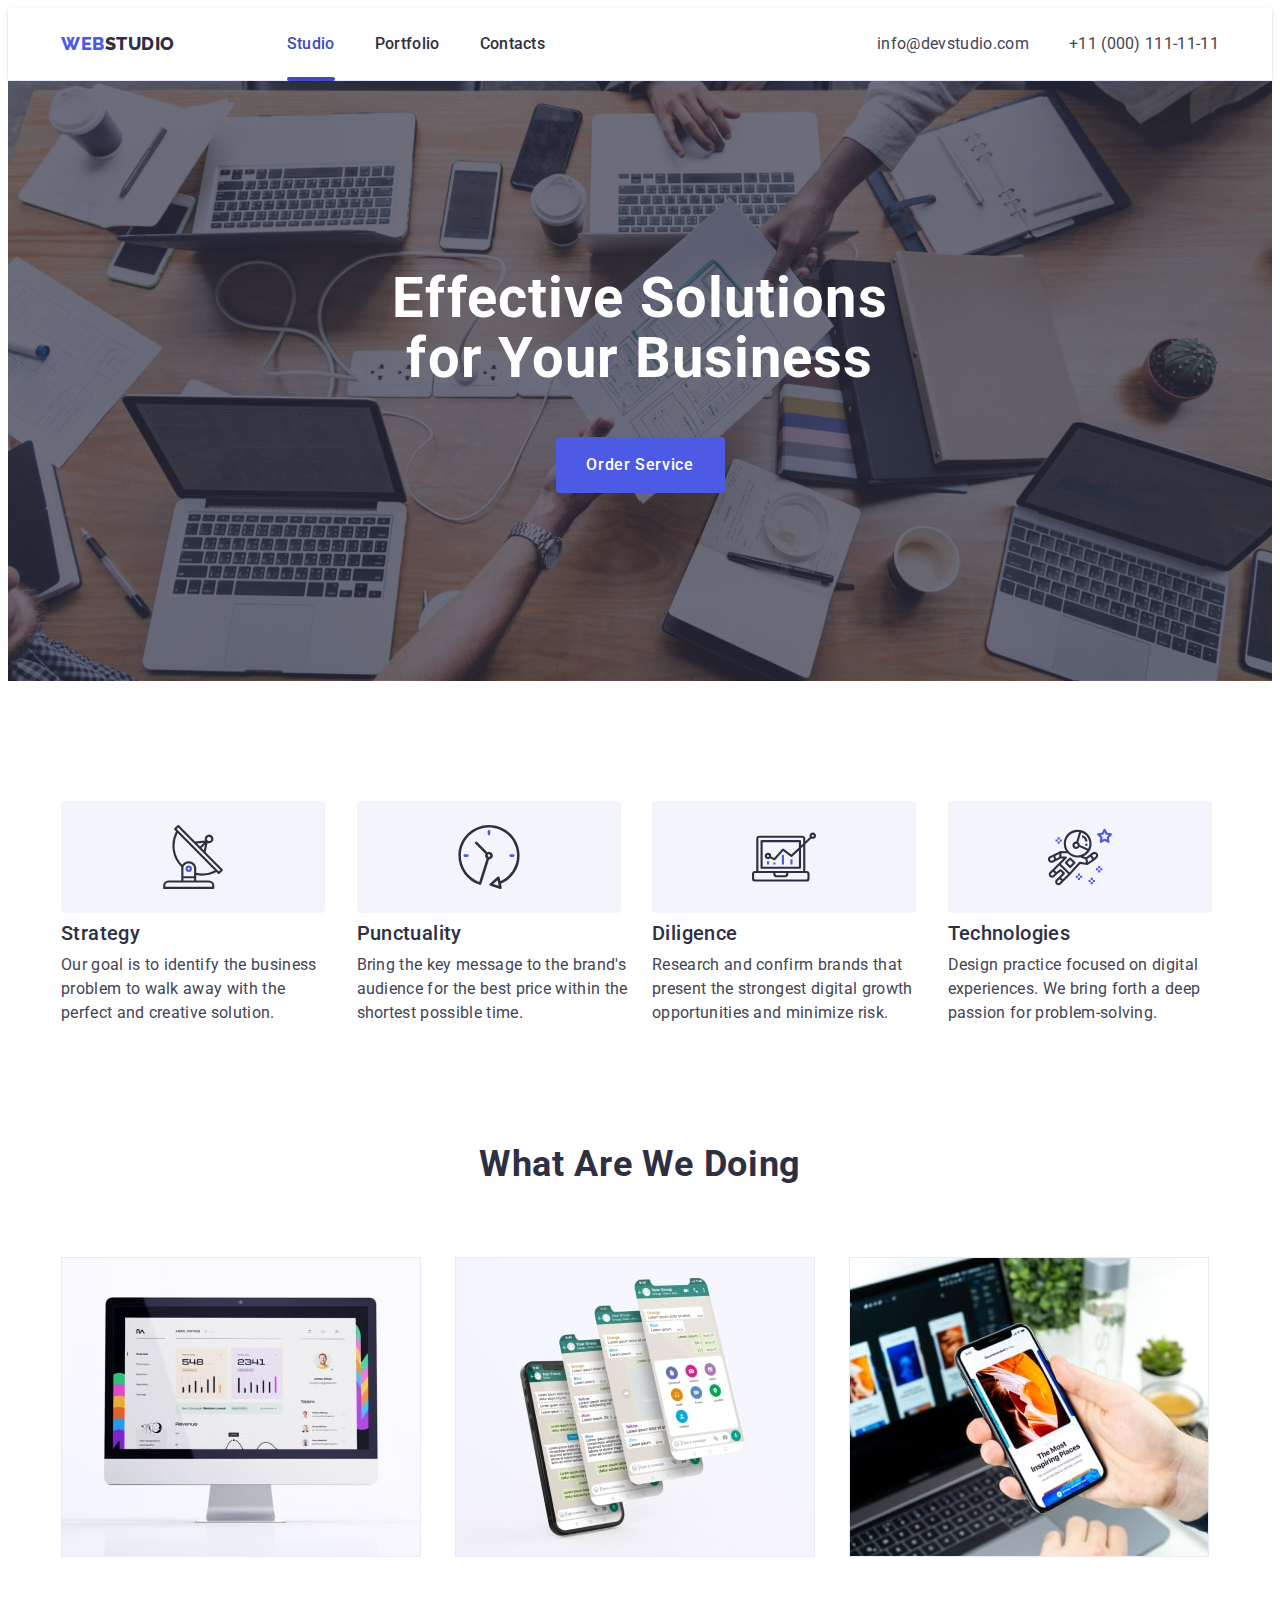
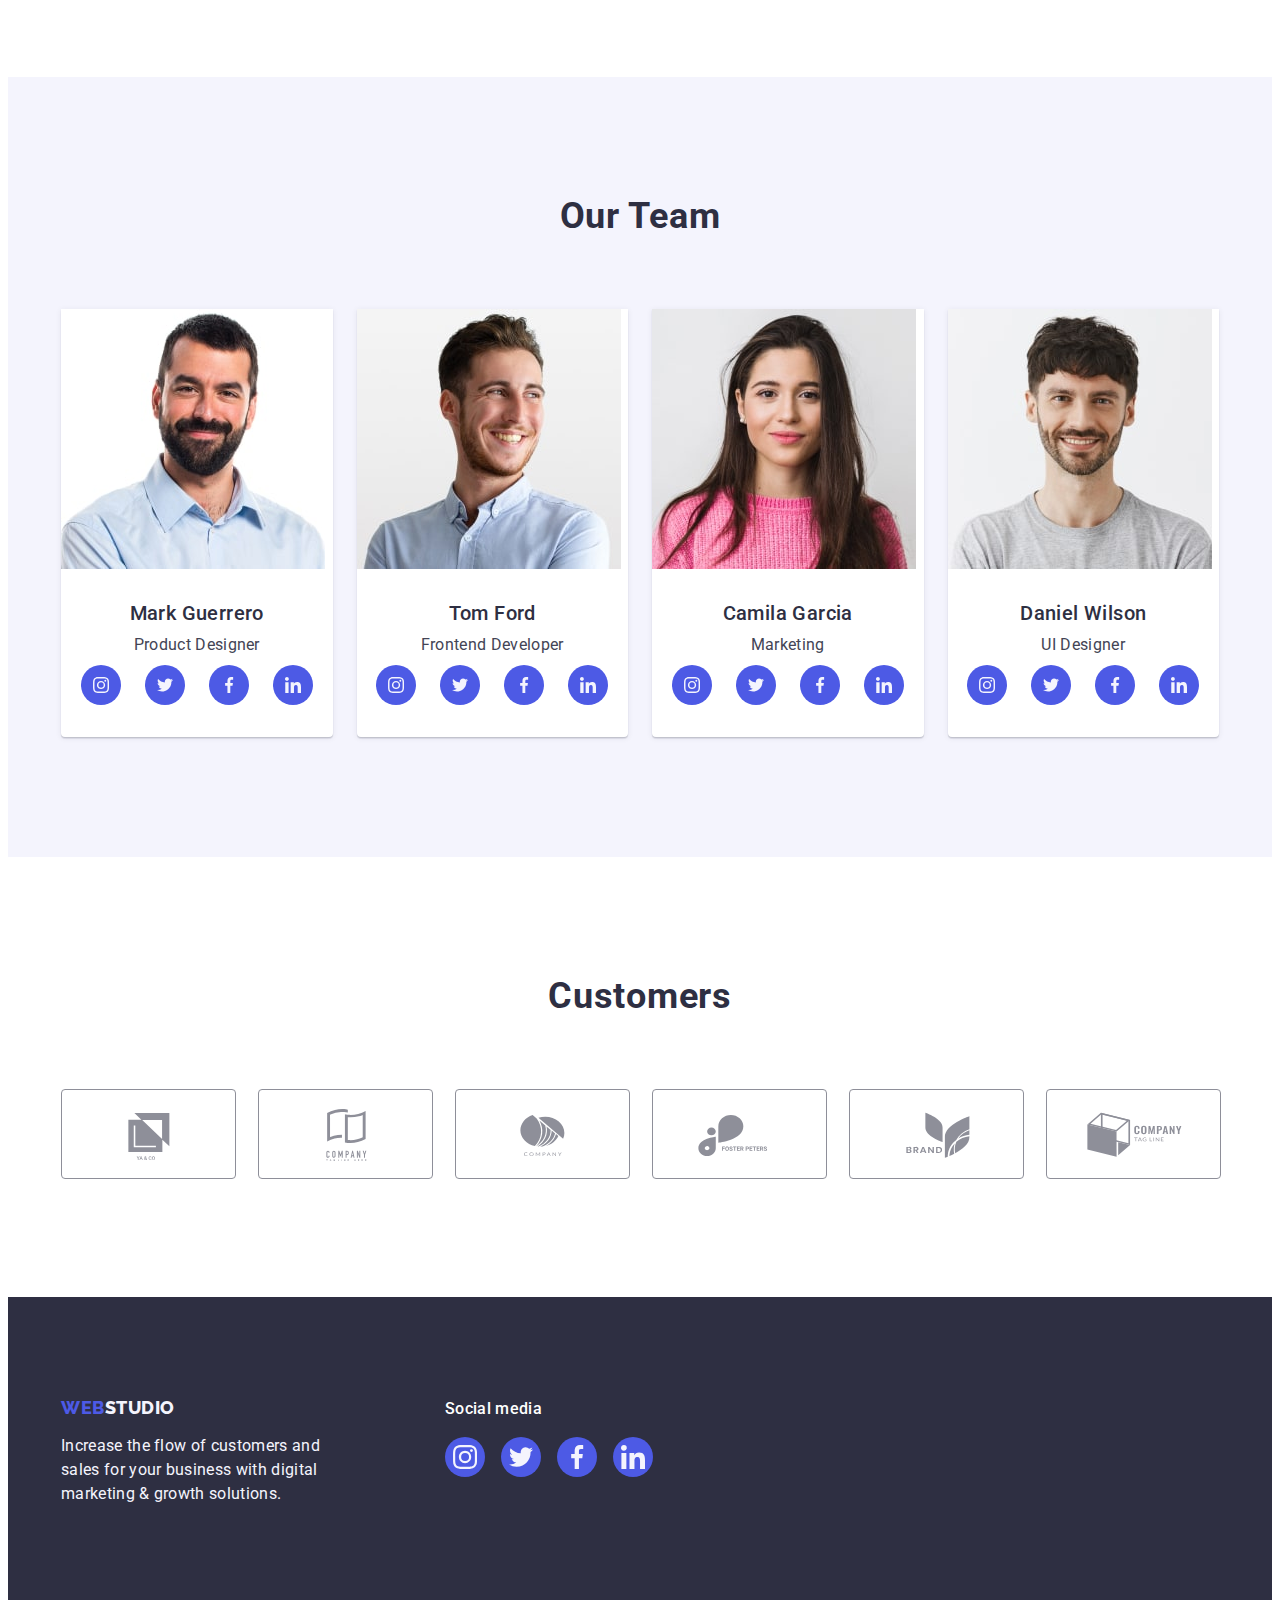
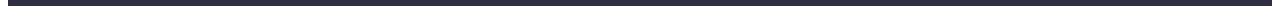
<file: index.html>
<!DOCTYPE html>
<html lang="en">

<head>
    <meta charset="UTF-8">
    <meta name="viewport" content="width=device-width, initial-scale=1.0">
    <title>Web Studio</title>
    <link rel="preconnect" href="https://fonts.googleapis.com">
    <link rel="preconnect" href="https://fonts.gstatic.com" crossorigin>
    <link
        href="https://fonts.googleapis.com/css2?family=Raleway:wght@800&family=Roboto:wght@400;500;700;900&display=swap"
        rel="stylesheet">
    <link rel="stylesheet" href="https://cdnjs.cloudflare.com/ajax/libs/modern-normalize/2.0.0/modern-normalize.min.css"
        integrity="sha512-4xo8blKMVCiXpTaLzQSLSw3KFOVPWhm/TRtuPVc4WG6kUgjH6J03IBuG7JZPkcWMxJ5huwaBpOpnwYElP/m6wg=="
        crossorigin="anonymous" referrerpolicy="no-referrer" />
    <link rel="stylesheet" href="./css/styles.css">
</head>

<body>
    <header class="head">
        <div class="container head-container">
            <nav class="head-nav">
                <a class="head-logo link" href="./index.html">Web<span class="head-logo-dark">Studio</span></a>
                <ul class="head-menu list">
                    <li class="head-menu-item">
                        <a class="head-menu-link link head-line" href="./index.html">Studio</a>
                    </li>
                    <li class="head-menu-item">
                        <a class="head-menu-link link" href="./portfolio.html">Portfolio</a>
                    </li>
                    <li class="head-menu-item">
                        <a class="head-menu-link link" href="">Contacts</a>
                    </li>
                </ul>
            </nav>
            <address class="head-addres">
                <ul class="head-address-list list">
                    <li class="head-address-item"><a class="head-address-link link" href="mailto:info@devstudio.com"
                            target="_blank" rel="noopener noreferrer">info@devstudio.com</a>
                    </li>
                    <li class="head-address-item"><a class="head-address-link link" href="tel:+110001111111"
                            target="_blank" rel="noopener noreferrer">+11
                            (000) 111-11-11</a></li>
                </ul>
            </address>
        </div>
    </header>
    <main>
        <section class="boss">
            <div class="container boss-container">
                <h1 class="boss-title">Effective Solutions for Your Business</h1>
                <button type="button" class="boss-btn" data-modal-open><span class="boss-btn-accent">Order
                        Service</span></button>
            </div>
        </section>
        <section class="advantages">
            <div class="container">
                <h2 class="visually-hidden"> Section 1 </h2>
                <ul class="advantages-list list">
                    <li class="advantages-item">
                        <div class="advantages-block">
                            <svg class="advantages-icon" width="64" height="64">
                                <use href="./images/icons.svg#icon-antenna"></use>
                            </svg>
                        </div>
                        <h3 class="advantages-subtitle">Strategy</h3>
                        <p class="advantages-item-text">Our goal is to identify the business
                            problem to walk away with the perfect and creative solution.</p>
                    </li>
                    <li class="advantages-item">
                        <div class="advantages-block">
                            <svg class="advantages-icon" width="64" height="64">
                                <use href="./images/icons.svg#icon-clock"></use>
                            </svg>
                        </div>
                        <h3 class="advantages-subtitle">Punctuality</h3>
                        <p class="advantages-item-text">Bring the key message to the brand's audience for the best price
                            within the shortest possible
                            time.</p>
                    </li>
                    <li class="advantages-item">
                        <div class="advantages-block">
                            <svg class="advantages-icon" width="64" height="64">
                                <use href="./images/icons.svg#icon-diagram"></use>
                            </svg>
                        </div>
                        <h3 class="advantages-subtitle">Diligence</h3>
                        <p class="advantages-item-text">Research and confirm brands that present the strongest digital
                            growth opportunities and minimize
                            risk.</p>
                    </li>
                    <li class="advantages-item">
                        <div class="advantages-block">
                            <svg class="advantages-icon" width="64" height="64">
                                <use href="./images/icons.svg#icon-astronaut"></use>
                            </svg>
                        </div>
                        <h3 class="advantages-subtitle">Technologies</h3>
                        <p class="advantages-item-text">Design practice focused on digital experiences. We bring forth a
                            deep passion for
                            problem-solving.</p>
                    </li>
                </ul>
            </div>
        </section>
        <section class="work">
            <div class="container">
                <h2 class="work-title">What are we doing</h2>
                <ul class="work-list list">
                    <li class="work-img"><img src="./images/img1.jpg" width="360" height="300" alt="monitor"></li>
                    <li class="work-img"><img src="./images/img2.jpg" width="360" height="300" alt="phone"></li>
                    <li class="work-img"><img src="./images/img3.jpg" width="360" height="300" alt="laptop"></li>
                </ul>
            </div>
        </section>
        <section class="team">
            <div class="container">
                <h2 class="team-title">Our Team</h2>
                <ul class="team-list list">
                    <li class="team-item">
                        <img src="./images/mark.jpg" alt="Mark Guerrero" width="264" height="260">
                        <div class="team-naim">
                            <h3 class="team-subtitle">Mark Guerrero</h3>
                            <p class="team-item-text">Product Designer</p>
                            <ul class="team-box list">
                                <li class="team-block">
                                    <a class="socials-link" href="">
                                        <svg class="team-icon" width="16" height="16">
                                            <use href="./images/icons.svg#icon-instagram"></use>
                                        </svg>
                                    </a>

                                </li>
                                <li class="team-block">
                                    <a class="socials-link" href="">
                                        <svg class="team-icon" width="16" height="16">
                                            <use href="./images/icons.svg#icon-twitter"></use>
                                        </svg></a>

                                </li>
                                <li class="team-block">
                                    <a class="socials-link" href="">
                                        <svg class="team-icon" width="16" height="16">
                                            <use href="./images/icons.svg#icon-facebook"></use>
                                        </svg>
                                    </a>

                                </li>
                                <li class="team-block">
                                    <a class="socials-link" href="">
                                        <svg class="team-icon" width="16" height="16">
                                            <use href="./images/icons.svg#icon-linkedin"></use>
                                        </svg>
                                    </a>
                                </li>
                            </ul>
                        </div>

                    </li>
                    <li class="team-item">
                        <img src="./images/tom.jpg" alt="Tom Ford" width="264" height="260">
                        <div class="team-naim">
                            <h3 class="team-subtitle">Tom Ford</h3>
                            <p class="team-item-text">Frontend Developer</p>
                            <ul class="team-box list">
                                <li class="team-block">
                                    <a class="socials-link" href="">
                                        <svg class="team-icon" width="16" height="16">
                                            <use href="./images/icons.svg#icon-instagram"></use>
                                        </svg>
                                    </a>

                                </li>
                                <li class="team-block">
                                    <a class="socials-link" href="">
                                        <svg class="team-icon" width="16" height="16">
                                            <use href="./images/icons.svg#icon-twitter"></use>
                                        </svg></a>

                                </li>
                                <li class="team-block">
                                    <a class="socials-link" href="">
                                        <svg class="team-icon" width="16" height="16">
                                            <use href="./images/icons.svg#icon-facebook"></use>
                                        </svg>
                                    </a>

                                </li>
                                <li class="team-block">
                                    <a class="socials-link" href="">
                                        <svg class="team-icon" width="16" height="16">
                                            <use href="./images/icons.svg#icon-linkedin"></use>
                                        </svg>
                                    </a>
                                </li>
                            </ul>
                        </div>
                    </li>
                    <li class="team-item">
                        <img src="./images/camila.jpg" alt="Camila Garcia" width="264" height="260">
                        <div class="team-naim">
                            <h3 class="team-subtitle">Camila Garcia</h3>
                            <p class="team-item-text">Marketing</p>
                            <ul class="team-box list">
                                <li class="team-block">
                                    <a class="socials-link" href="">
                                        <svg class="team-icon" width="16" height="16">
                                            <use href="./images/icons.svg#icon-instagram"></use>
                                        </svg>
                                    </a>

                                </li>
                                <li class="team-block">
                                    <a class="socials-link" href="">
                                        <svg class="team-icon" width="16" height="16">
                                            <use href="./images/icons.svg#icon-twitter"></use>
                                        </svg></a>

                                </li>
                                <li class="team-block">
                                    <a class="socials-link" href="">
                                        <svg class="team-icon" width="16" height="16">
                                            <use href="./images/icons.svg#icon-facebook"></use>
                                        </svg>
                                    </a>

                                </li>
                                <li class="team-block">
                                    <a class="socials-link" href="">
                                        <svg class="team-icon" width="16" height="16">
                                            <use href="./images/icons.svg#icon-linkedin"></use>
                                        </svg>
                                    </a>
                                </li>
                            </ul>
                        </div>

                    </li>
                    <li class="team-item">
                        <img src="./images/daniel.jpg" alt="Daniel Wilson" width="264" height="260">
                        <div class="team-naim">
                            <h3 class="team-subtitle">Daniel Wilson</h3>
                            <p class="team-item-text">UI Designer</p>
                            <ul class="team-box list">
                                <li class="team-block">
                                    <a class="socials-link" href="">
                                        <svg class="team-icon" width="16" height="16">
                                            <use href="./images/icons.svg#icon-instagram"></use>
                                        </svg>
                                    </a>

                                </li>
                                <li class="team-block">
                                    <a class="socials-link" href="">
                                        <svg class="team-icon" width="16" height="16">
                                            <use href="./images/icons.svg#icon-twitter"></use>
                                        </svg></a>

                                </li>
                                <li class="team-block">
                                    <a class="socials-link" href="">
                                        <svg class="team-icon" width="16" height="16">
                                            <use href="./images/icons.svg#icon-facebook"></use>
                                        </svg>
                                    </a>

                                </li>
                                <li class="team-block">
                                    <a class="socials-link" href="">
                                        <svg class="team-icon" width="16" height="16">
                                            <use href="./images/icons.svg#icon-linkedin"></use>
                                        </svg>
                                    </a>
                                </li>
                            </ul>
                        </div>
                    </li>
                </ul>
            </div>
        </section>
        <section class="customer">
            <div class="container">
                <h2 class="customer-title">Customers</h2>
                <ul class="customer-list list">
                    <li class="customer-cl">
                        <a class="customer-link" href="">
                            <svg class="custom-icon" width="104" height="56">
                                <use href="./images/icons.svg#icon-logo"></use>
                            </svg>
                        </a>
                    </li>
                    <li class="customer-cl">
                        <a class="customer-link" href="">
                            <svg class="custom-icon" width="104" height="56">
                                <use href="./images/icons.svg#icon-logo1"></use>
                            </svg>
                        </a>
                    </li>
                    <li class="customer-cl">
                        <a class="customer-link" href="">
                            <svg class="custom-icon" width="104" height="56">
                                <use href="./images/icons.svg#icon-logo2"></use>
                            </svg>
                        </a>
                    </li>
                    <li class="customer-cl">
                        <a class="customer-link" href="">
                            <svg class="custom-icon" width="104" height="56">
                                <use href="./images/icons.svg#icon-logo3"></use>
                            </svg>
                        </a>
                    </li>
                    <li class="customer-cl">
                        <a class="customer-link" href="">
                            <svg class="custom-icon" width="104" height="56">
                                <use href="./images/icons.svg#icon-logo4"></use>
                            </svg>
                        </a>
                    <li class="customer-cl">
                        <a class="customer-link" href="">
                            <svg class="custom-icon" width="104" height="56">
                                <use href="./images/icons.svg#icon-logo5"></use>
                            </svg>
                        </a>
                    </li>
                </ul>
            </div>
        </section>
    </main>
    <footer class="footer">
        <div class="container foot">
            <div class="foo-con">
                <a class="footer-logo-blue link footer-logo" href="./index.html">Web<span
                        class="footer-logo-whit">Studio</span></a>
                <p class="footer-text">Increase the flow of customers and sales for your business with digital marketing
                    &
                    growth solutions.</p>
            </div>
            <div class="footer-soc">
                <p class="soc-med">Social media</p>
                <ul class="footer-box list">
                    <li class="team-block">
                        <a class="footer-link" href="">
                            <svg class="team-icon" width="24" height="24">
                                <use href="./images/icons.svg#icon-instagram"></use>
                            </svg>
                        </a>

                    </li>
                    <li class="team-block">
                        <a class="footer-link" href="">
                            <svg class="team-icon" width="24" height="24">
                                <use href="./images/icons.svg#icon-twitter"></use>
                            </svg></a>

                    </li>
                    <li class="team-block">
                        <a class="footer-link" href="">
                            <svg class="team-icon" width="24" height="24">
                                <use href="./images/icons.svg#icon-facebook"></use>
                            </svg>
                        </a>

                    </li>
                    <li class="team-block">
                        <a class="footer-link" href="">
                            <svg class="team-icon" width="24" height="24">
                                <use href="./images/icons.svg#icon-linkedin"></use>
                            </svg>
                        </a>
                    </li>
                </ul>
            </div>

        </div>
    </footer>
    <div class="backdrop is-hidden" data-modal>
        <div class="modal">
            <button type="button" class="modal-close-btn" data-modal-close>
                <svg class="modal-icon" width="8" height="8">
                    <use href="./images/icons.svg#icon-close-black"></use>
                </svg>
            </button>
        </div>
    </div>
    <script src="./js/modal.js"></script>
</body>

</html>
</file>
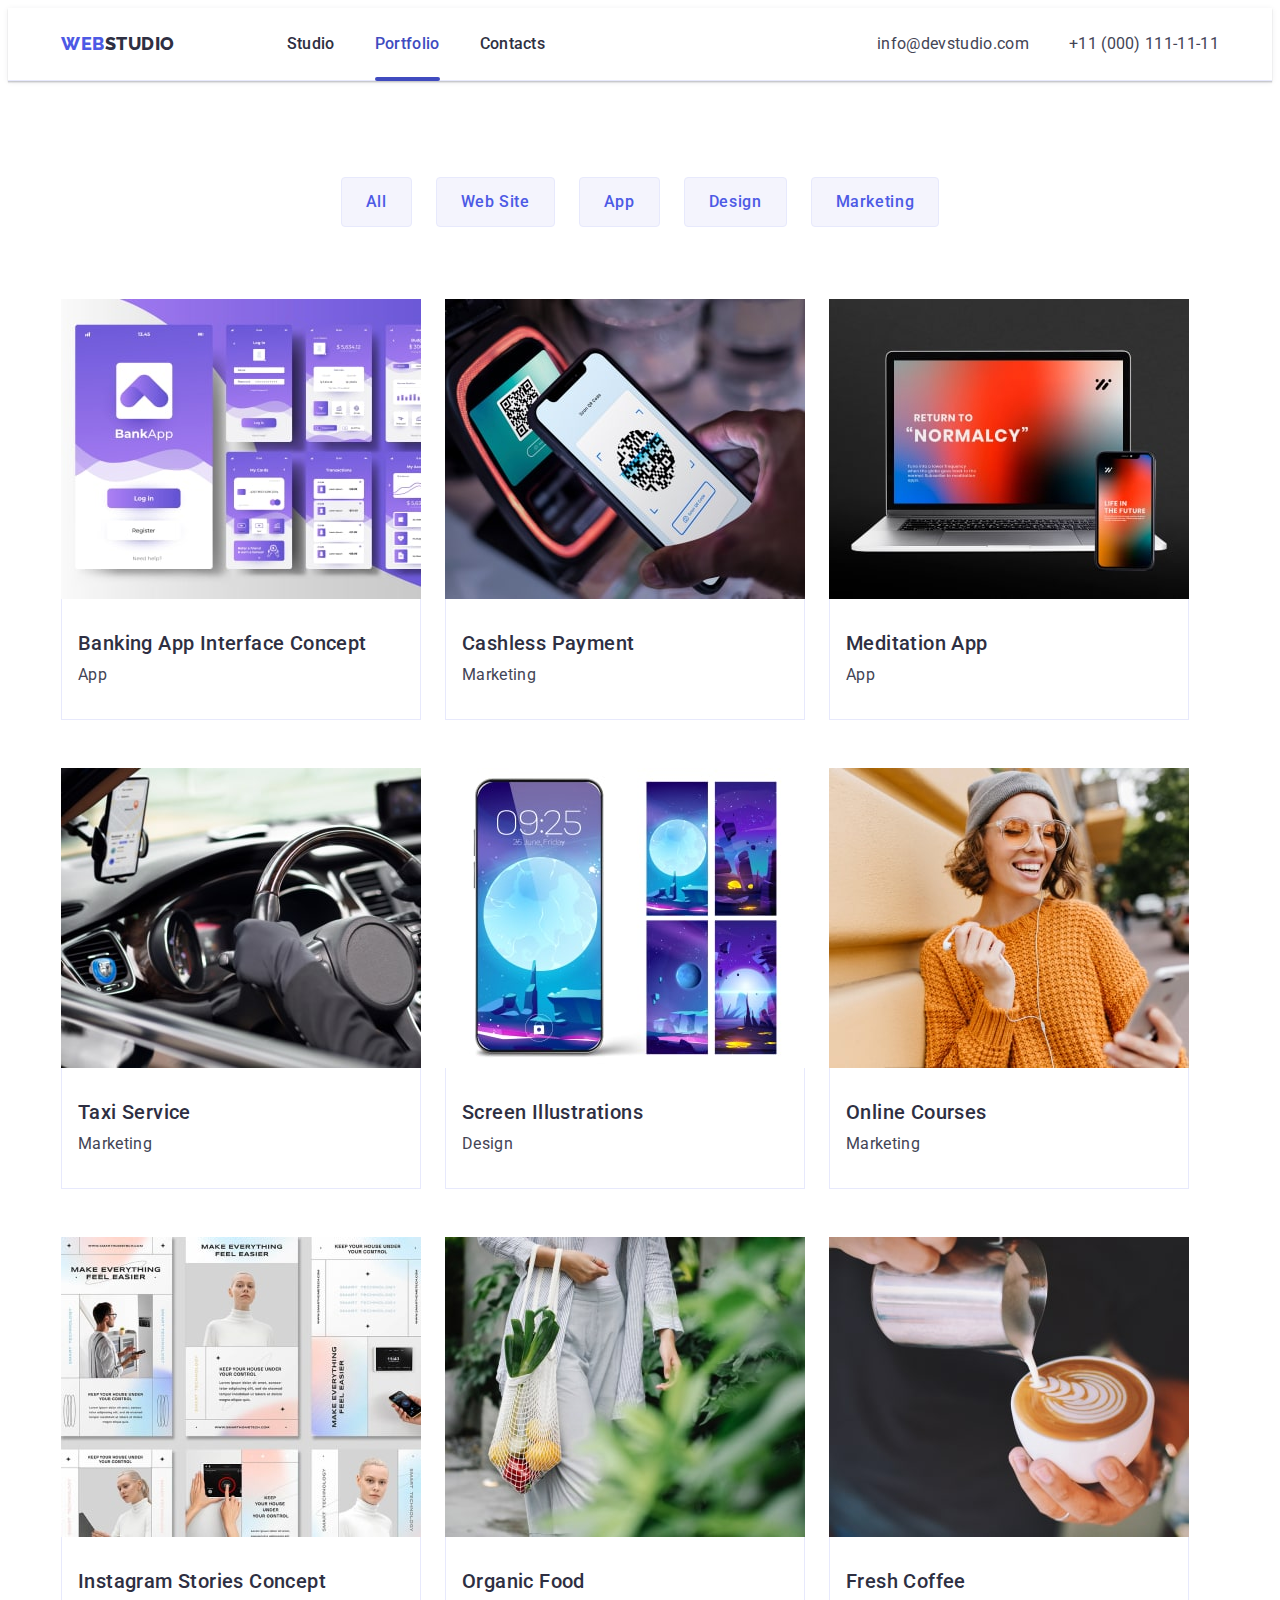
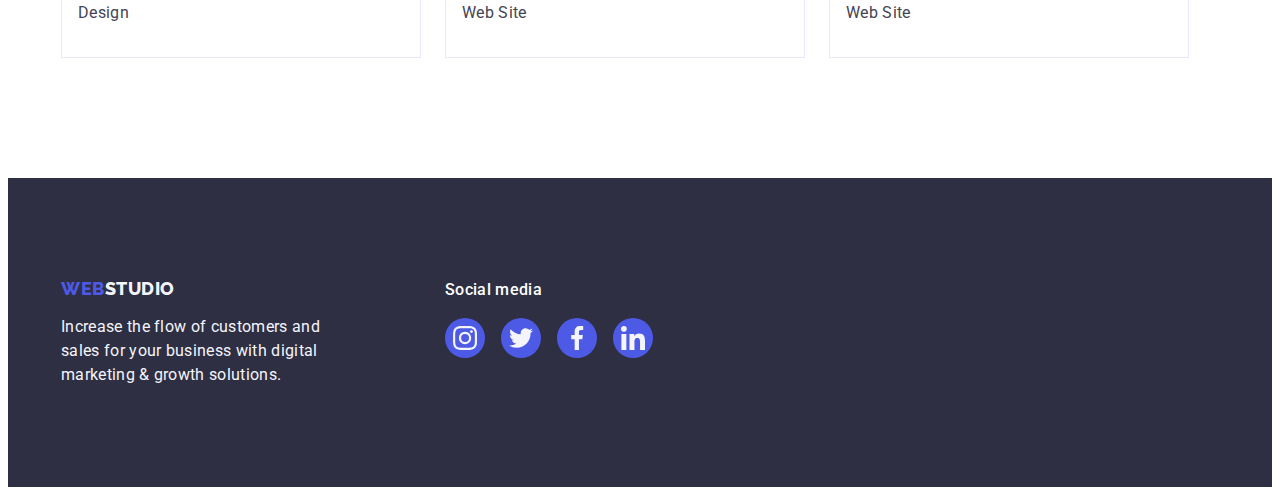
<file: portfolio.html>
<!DOCTYPE html>
<html lang="en">

<head>
    <meta charset="UTF-8">
    <meta name="viewport" content="width=device-width, initial-scale=1.0">
    <title>Portfolio</title>
    <link rel="preconnect" href="https://fonts.googleapis.com">
    <link rel="preconnect" href="https://fonts.gstatic.com" crossorigin>
    <link
        href="https://fonts.googleapis.com/css2?family=Raleway:wght@800&family=Roboto:wght@400;500;700;900&display=swap"
        rel="stylesheet">
    <link rel="stylesheet" href="https://cdnjs.cloudflare.com/ajax/libs/modern-normalize/2.0.0/modern-normalize.min.css"
        integrity="sha512-4xo8blKMVCiXpTaLzQSLSw3KFOVPWhm/TRtuPVc4WG6kUgjH6J03IBuG7JZPkcWMxJ5huwaBpOpnwYElP/m6wg=="
        crossorigin="anonymous" referrerpolicy="no-referrer" />
    <link rel="stylesheet" href="./css/styles.css">
</head>

<body>
    <header class="head">
        <div class="container head-container">
            <nav class="head-nav">
                <a class="head-logo link" href="./portfolio.html">Web<span class="head-logo-dark">Studio</span></a>
                <ul class="head-menu list">
                    <li class="head-menu-item">

                        <a class="head-menu-link link" href="./index.html">Studio</a>

                    </li>
                    <li class="head-menu-item">

                        <a class="head-menu-link link head-line" href="./portfolio.html">Portfolio</a>

                    </li>
                    <li class="head-menu-item">

                        <a class="head-menu-link link" href="">Contacts</a>

                    </li>
                </ul>
            </nav>
            <address class="head-addres">
                <ul class="head-address-list list">
                    <li class="head-address-item"><a class="head-address-link link" href="mailto:info@devstudio.com"
                            target="_blank" rel="noopener noreferrer">info@devstudio.com</a>
                    </li>
                    <li class="head-address-item"><a class="head-address-link link" href="tel:+110001111111"
                            target="_blank" rel="noopener noreferrer">+11
                            (000) 111-11-11</a></li>
                </ul>
            </address>
        </div>
    </header>
    <main>
        <section class="portfolio-class">
            <div class="container">
                <h1 class="visually-hidden">Filter</h1>
                <ul class="btn list">
                    <li><button type="button" class="btn-title"><span class="btn-accent">All</span></button></li>
                    <li><button type="button" class="btn-title"><span class="btn-accent">Web Site</span></button></li>
                    <li><button type="button" class="btn-title"><span class="btn-accent">App</span></button></li>
                    <li><button type="button" class="btn-title"><span class="btn-accent">Design</span></button></li>
                    <li><button type="button" class="btn-title"><span class="btn-accent">Marketing</span></button>
                    </li>
                </ul>


                <ul class="prtf-list list">
                    <li class="prtf-item">
                        <a class="prtf link" href="">
                            <div class="con-img">
                                <img src="./images/banking.jpg" alt="Banking" width="360" height="300">
                                <p class="con-text">14 Stylish and User-Friendly App Design Concepts · Task Manager App
                                    · Calorie Tracker
                                    App · Exotic Fruit Ecommerce App ·
                                    Cloud Storage App</p>
                            </div>
                            <div class="prtf-container">
                                <h2 class="prtf-subtitel">Banking App Interface Concept</h2>
                                <p class="prtf-item-text">App</p>
                            </div>
                        </a>
                    </li>
                    <li class="prtf-item">
                        <a class="prtf link" href="">
                            <div class="con-img">
                                <img src="./images/cashless.jpg" alt="Cashless" width="360" height="300">
                                <p class="con-text">14 Stylish and User-Friendly App Design Concepts · Task Manager App
                                    · Calorie Tracker
                                    App · Exotic Fruit Ecommerce App ·
                                    Cloud Storage App</p>
                            </div>
                            <div class="prtf-container">
                                <h2 class="prtf-subtitel">Cashless Payment</h2>
                                <p class="prtf-item-text">Marketing</p>
                            </div>
                        </a>
                    </li>
                    <li class="prtf-item">
                        <a class="prtf link" href="">
                            <div class="con-img">
                                <img src="./images/meditation.jpg" alt="Meditation" width="360" height="300">
                                <p class="con-text">14 Stylish and User-Friendly App Design Concepts · Task Manager App
                                    · Calorie Tracker
                                    App · Exotic Fruit Ecommerce App ·
                                    Cloud Storage App</p>
                            </div>
                            <div class="prtf-container">
                                <h2 class="prtf-subtitel">Meditation App</h2>
                                <p class="prtf-item-text">App</p>
                            </div>
                        </a>
                    </li>

                    <li class="prtf-item">
                        <a class="prtf link" href="">
                            <div class="con-img">
                                <img src="./images/taxi.jpg" alt="Taxi" width="360" height="300">
                                <p class="con-text">14 Stylish and User-Friendly App Design Concepts · Task Manager App
                                    · Calorie Tracker
                                    App · Exotic Fruit Ecommerce App ·
                                    Cloud Storage App</p>
                            </div>
                            <div class="prtf-container">
                                <h2 class="prtf-subtitel">Taxi Service</h2>
                                <p class="prtf-item-text">Marketing</p>
                            </div>
                        </a>
                    </li>
                    <li class="prtf-item">
                        <a class="prtf link" href="">
                            <div class="con-img">
                                <img src="./images/screen.jpg" alt="Screen illustrations" width="360" height="300">
                                <p class="con-text">14 Stylish and User-Friendly App Design Concepts · Task Manager App
                                    · Calorie Tracker
                                    App · Exotic Fruit Ecommerce App ·
                                    Cloud Storage App</p>
                            </div>
                            <div class="prtf-container">
                                <h2 class="prtf-subtitel">Screen Illustrations</h2>
                                <p class="prtf-item-text">Design</p>
                            </div>
                        </a>
                    </li>
                    <li class="prtf-item">
                        <a class="prtf link" href="">
                            <div class="con-img">
                                <img src="./images/courses.jpg" alt="Online courses" width="360" height="300">
                                <p class="con-text">14 Stylish and User-Friendly App Design Concepts · Task Manager App
                                    · Calorie Tracker
                                    App · Exotic Fruit Ecommerce App ·
                                    Cloud Storage App</p>
                            </div>
                            <div class="prtf-container">
                                <h2 class="prtf-subtitel">Online Courses</h2>
                                <p class="prtf-item-text">Marketing</p>
                            </div>
                        </a>
                    </li>

                    <li class="prtf-item">
                        <a class="prtf link" href="">
                            <div class="con-img">
                                <img src="./images/instagram.jpg" alt="Instagram stories" width="360" height="300">
                                <p class="con-text">14 Stylish and User-Friendly App Design Concepts · Task Manager App
                                    · Calorie Tracker
                                    App · Exotic Fruit Ecommerce App ·
                                    Cloud Storage App</p>
                            </div>
                            <div class="prtf-container">
                                <h2 class="prtf-subtitel">Instagram Stories Concept</h2>
                                <p class="prtf-item-text">Design</p>
                            </div>
                        </a>
                    </li>
                    <li class="prtf-item">
                        <a class="prtf link" href="">
                            <div class="con-img">
                                <img src="./images/food.jpg" alt="Organic food" width="360" height="300">
                                <p class="con-text">14 Stylish and User-Friendly App Design Concepts · Task Manager App
                                    · Calorie Tracker
                                    App · Exotic Fruit Ecommerce App ·
                                    Cloud Storage App</p>
                            </div>
                            <div class="prtf-container">
                                <h2 class="prtf-subtitel">Organic Food</h2>
                                <p class="prtf-item-text">Web Site</p>
                            </div>
                        </a>
                    </li>
                    <li class="prtf-item">
                        <a class="prtf link" href="">
                            <div class="con-img">
                                <img src="./images/coffe.jpg" alt="Fresh coffee" width="360" height="300">
                                <p class="con-text">14 Stylish and User-Friendly App Design Concepts · Task Manager App
                                    · Calorie Tracker
                                    App · Exotic Fruit Ecommerce App ·
                                    Cloud Storage App</p>
                            </div>
                            <div class="prtf-container">
                                <h2 class="prtf-subtitel">Fresh Coffee</h2>
                                <p class="prtf-item-text">Web Site</p>
                            </div>
                        </a>
                    </li>
                </ul>

            </div>
        </section>
    </main>
    <footer class="footer">
        <div class="container foot">
            <div class="foo-con">
                <a class="footer-logo-blue link footer-logo" href="./portfolio.html">Web<span
                        class="footer-logo-whit">Studio</span></a>
                <p class="footer-text">Increase the flow of customers and sales for your business with digital marketing
                    &
                    growth solutions.</p>
            </div>
            <div class="footer-soc">
                <p class="soc-med">Social media</p>
                <ul class="footer-box list">
                    <li class="team-block">
                        <a class="footer-link" href="">
                            <svg class="team-icon" width="24" height="24">
                                <use href="./images/icons.svg#icon-instagram"></use>
                            </svg>
                        </a>

                    </li>
                    <li class="team-block">
                        <a class="footer-link" href="">
                            <svg class="team-icon" width="24" height="24">
                                <use href="./images/icons.svg#icon-twitter"></use>
                            </svg></a>

                    </li>
                    <li class="team-block">
                        <a class="footer-link" href="">
                            <svg class="team-icon" width="24" height="24">
                                <use href="./images/icons.svg#icon-facebook"></use>
                            </svg>
                        </a>

                    </li>
                    <li class="team-block">
                        <a class="footer-link" href="">
                            <svg class="team-icon" width="24" height="24">
                                <use href="./images/icons.svg#icon-linkedin"></use>
                            </svg>
                        </a>
                    </li>
                </ul>
            </div>
        </div>
    </footer>
</body>

</html>
</file>
<file: css/styles.css>
:root {
  --navyblue: #2e2f42;
  --iris: #4d5ae5;
  --white: #fff;
  --slate: #434455;
  --cloud: #f4f4fd;
  --cornflower: #e7e9fc;
  --blu-cur: #404bbf;
}

p,
h1,
h2,
h3,
h4,
h5,
h6 {
  margin-top: 0;
  margin-bottom: 0;
}

ul,
ol {
  margin-top: 0;
  margin-bottom: 0;
  padding-left: 0;
}

img {
  display: block;
}

.container {
  width: 100%;
  max-width: 1158px;
  margin: 0 auto;
  padding-left: 15px;
  padding-right: 15px;
}

.visually-hidden {
  position: absolute;
  width: 1px;
  height: 1px;
  margin: -1px;
  border: 0;
  padding: 0;
  white-space: nowrap;
  clip-path: inset(100%);
  clip: rect(0 0 0 0);
  overflow: hidden;
}
body {
  font-family: "Roboto", sans-serif;
  color: #434455;
  background-color: #ffffff;
}

.link {
  text-decoration: none;
}
.list {
  list-style-type: none;
}
/*-----HEADER---*/
.head {
  border-bottom: 1px solid #e7e9fc;
  box-shadow: 0px 2px 1px rgba(46, 47, 66, 0.08),
    0px 1px 1px rgba(46, 47, 66, 0.16), 0px 1px 6px rgba(46, 47, 66, 0.08);
}

.head-container {
  display: flex;
  align-items: center;
  gap: 332px;
}

.head-nav {
  display: flex;
  align-items: center;
  flex-grow: 1;
  justify-content: space-between;
}

.head-logo {
  color: var(--iris);
  font-size: 18px;
  font-family: "Raleway", sans-serif;
  font-style: normal;
  font-weight: 800;
  line-height: 1.17;
  letter-spacing: 0.03em;
  text-transform: uppercase;
  margin-right: 76px;
  padding: 24px 0;
}
.head-logo-dark {
  color: var(--navyblue);
  font-family: "Raleway", sans-serif;
}
.head-menu {
  display: flex;
  align-items: center;
  gap: 40px;
}

.head-menu-link {
  display: block;
  color: #2e2f42;
  font-size: 16px;
  font-style: normal;
  font-weight: 500;
  line-height: 1.5;
  letter-spacing: 0.02em;
  padding: 24px 0;
  transition: color 250ms cubic-bezier(0.4, 0, 0.2, 1);
}

.head-line {
  position: relative;
  color: #404bbf;
}

.head-line::after {
  content: "";
  position: absolute;
  left: 0;
  bottom: -1px;
  width: 100%;
  height: 4px;
  border-radius: 2px;

  background: #404bbf;
}

.head-addres {
  font-style: normal;
}
.head-address-list {
  display: flex;
  align-items: center;
  gap: 40px;
}

.head-menu-link:hover,
.head-menu-link:focus {
  color: #404bbf;
}

.head-address-link {
  color: var(--slate);
  font-size: 16px;
  font-weight: 400;
  line-height: 1.5;
  letter-spacing: 0.02em;
  transition: color 250ms cubic-bezier(0.4, 0, 0.2, 1);
}
.head-address-link:hover,
.head-address-link:focus {
  color: #404bbf;
}

/*------------ BOSS ------------*/
.boss {
  background: var(--navyblue);
  padding: 188px 0;
  background-image: linear-gradient(
      rgba(46, 47, 66, 0.7),
      rgba(46, 47, 66, 0.7)
    ),
    url(../images/people-office.jpg);
  max-width: 1440px;
  background-repeat: no-repeat;
  background-position: center;
  background-size: cover;
  margin: auto;
}

.boss-container {
  text-align: center;
}

.boss-title {
  color: var(--white);
  font-size: 56px;
  font-weight: 700;
  line-height: 1.07;
  letter-spacing: 0.02em;
  max-width: 496px;
  margin: 0 auto;
  margin-bottom: 48px;
}

.boss-btn {
  background: var(--iris);
  font-family: "Roboto", sans-serif;
  color: var(--white);
  font-size: 16px;
  font-weight: 500;
  line-height: 1.5;
  letter-spacing: 0.04em;
  cursor: pointer;
  min-width: 169px;
  margin: 0 auto;
  border: none;
  height: 56px;
  border-radius: 4px;
  display: block;
  transition: background-color 250ms cubic-bezier(0.4, 0, 0.2, 1);
}

.boss-btn:hover,
.boss-btn:focus {
  background-color: #404bbf;
}
/* - ------- Advantages --------*/
.advantages {
  padding: 120px 0;
}
.advantages-list {
  display: flex;
  gap: 24px;
}

.advantages-block {
  width: 264px;
  height: 112px;
  border-radius: 4px;
  background: #f4f4fd;
  margin-bottom: 8px;
  display: flex;
  align-items: center;
  justify-items: center;
  justify-content: center;
}

.advantages-icon {
}

.advantages-item {
  width: calc((100% - 72px) / 4);
}
.advantages-subtitle {
  color: var(--navyblue);
  font-size: 20px;
  font-weight: 500;
  line-height: 1.2;
  letter-spacing: 0.02em;
  margin-bottom: 8px;
}
.advantages-item-text {
  color: var(--slate);
  font-size: 16px;
  font-weight: 400;
  line-height: 1.5;
  letter-spacing: 0.02em;
}
/* --------------- WORK ------------*/
.work {
  padding-bottom: 120px;
}
.work-title {
  color: var(--navyblue);
  text-align: center;
  font-size: 36px;
  font-weight: 700;
  line-height: 1.11;
  letter-spacing: 0.02em;
  text-transform: capitalize;
  margin-bottom: 72px;
}
.work-list {
  display: flex;
  gap: 24px;
}
.work-img {
  width: calc((100% - 48px) / 3);
}

/* ---------------- TEAM ----------------*/
.team {
  background: var(--cloud);
  padding: 120px 0;
}
.team-title {
  color: var(--navyblue);
  text-align: center;
  font-size: 36px;
  font-weight: 700;
  line-height: 1.11;
  letter-spacing: 0.02em;
  text-transform: capitalize;
  margin-bottom: 72px;
}
.team-list {
  display: flex;
  gap: 24px;
}

.team-block {
  width: 40px;
  height: 40px;
}

.socials-link:hover,
.socials-link:focus {
  background-color: #404bbf;
}
.socials-link {
  width: 100%;
  height: 100%;
  background-color: #4d5ae5;
  border-radius: 50%;
  display: flex;
  align-items: center;
  justify-content: center;
  transition: background-color 250ms cubic-bezier(0.4, 0, 0.2, 1);
}

.team-icon {
  fill: #f4f4fd;
}

.team-box {
  display: flex;
  justify-content: center;
  align-items: center;
  gap: 24px;
}
.team-naim {
  padding: 32px 0;
}

.team-item {
  background: var(--white);
  width: calc((100% - 72px) / 4);
  border-radius: 0px 0px 4px 4px;
  box-shadow: 0px 1px 6px rgba(46, 47, 66, 0.08),
    0px 1px 1px rgba(46, 47, 66, 0.16), 0px 2px 1px rgba(46, 47, 66, 0.08);
}
.team-subtitle {
  color: var(--navyblue);
  font-size: 20px;
  font-weight: 500;
  line-height: 1.2;
  letter-spacing: 0.02em;
  text-align: center;
  margin-bottom: 8px;
}
.team-item-text {
  color: var(--slate);
  font-size: 16px;
  font-weight: 400;
  line-height: 1.5;
  letter-spacing: 0.02em;
  text-align: center;
  margin-bottom: 8px;
}

/*-----------CUSTOMER-----------*/

.customer {
  padding-top: 120px;
  padding-bottom: 120px;
}

.customer-title {
  color: var(--navyblue);
  text-align: center;
  font-size: 36px;
  font-weight: 700;
  line-height: 1.11;
  letter-spacing: 0.02em;
  text-transform: capitalize;
  margin-bottom: 72px;
}

.customer-list {
  display: flex;
  gap: 24px;
}

.customer-cl {
  width: calc((100% - 120px) / 6);
  height: 88px;
}

.customer-link {
  width: 100%;
  height: 100%;
  border: 1px solid #8e8f99;
  border-radius: 4px;
  display: flex;
  align-items: center;
  justify-content: center;
  color: #8e8f99;
  transition: border-color 250ms cubic-bezier(0.4, 0, 0.2, 1),
    color 250ms cubic-bezier(0.4, 0, 0.2, 1);
}
.customer-link:is(:hover, :focus) {
  border-color: #404bbf;
  color: #404bbf;
}
.custom-icon {
  fill: currentColor;
}
.custom-icon:is(:hover, :focus) {
  fill: #404bbf;
}

/*---------------- FOOTER --------------*/
.footer {
  background: var(--navyblue);
  padding: 100px 0;
}
.foot {
  display: flex;
  align-items: baseline;
}

.foo-con {
  margin-right: 120px;
}
.footer-logo-blue {
  color: var(--iris);
  font-size: 18px;
  font-family: "Raleway", sans-serif;
  font-style: normal;
  font-weight: 800;
  line-height: 1.17;
  letter-spacing: 0.03em;
  text-transform: uppercase;
}

.soc-med {
  font-size: 16px;
  font-style: normal;
  font-weight: 500;
  line-height: 1.5;
  letter-spacing: 0.02em;
  color: var(--white);
  margin-bottom: 16px;
}

.footer-soc {
}
.footer-box {
  display: flex;
  gap: 16px;
}

.footer-link {
  width: 100%;
  height: 100%;
  background-color: #4d5ae5;
  border-radius: 50%;
  display: flex;
  align-items: center;
  justify-content: center;
  transition: background-color 250ms cubic-bezier(0.4, 0, 0.2, 1);
}

.footer-link:hover,
.footer-link:focus {
  background-color: #31d0aa;
}

.footer-logo {
  display: inline-block;
  margin-bottom: 16px;
}
.footer-logo-whit {
  color: var(--cloud);
  font-family: "Raleway", sans-serif;
}
.footer-text {
  color: var(--cloud);
  font-size: 16px;
  font-weight: 400;
  line-height: 1.5;
  letter-spacing: 0.02em;
  max-width: 264px;
}
/*---------------- BTN --------------*/

.btn {
  display: flex;
  justify-content: center;
  gap: 24px;
  margin-bottom: 72px;
}

.btn-title {
  color: var(--iris);
  background-color: #f4f4fd;
  font-family: "Roboto", sans-serif;
  font-weight: 500;
  text-align: center;
  font-size: 16px;
  line-height: 1.5;
  letter-spacing: 0.04em;
  cursor: pointer;

  padding: 12px 24px;
  border: 1px solid #e7e9fc;
  border-radius: 4px;
  transition: color 250ms cubic-bezier(0.4, 0, 0.2, 1),
    background-color 250ms cubic-bezier(0.4, 0, 0.2, 1),
    border-color 250ms cubic-bezier(0.4, 0, 0.2, 1),
    box-shadow 250ms cubic-bezier(0.4, 0, 0.2, 1);
}

.btn-title:hover,
.btn-title:focus {
  color: #ffffff;
  background-color: #404bbf;
  border: 1px solid transparent;
  box-shadow: 0px 3px 1px rgba(0, 0, 0, 0.1), 0px 2px 1px rgba(0, 0, 0, 0.08),
    0px 2px 2px rgba(0, 0, 0, 0.12);
}

/*---------------- PRTF ---------------*/
.portfolio-class {
  padding-top: 96px;
  padding-bottom: 120px;
}

.prtf-container {
  padding: 32px 16px;
  border: 1px solid #e7e9fc;
  border-top: none;
}

.prtf-list {
  display: flex;
  flex-wrap: wrap;
  column-gap: 24px;
  row-gap: 48px;
}
.prtf-subtitel {
  color: var(--navyblue);
  font-size: 20px;
  font-weight: 500;
  line-height: 1.2;
  letter-spacing: 0.02em;
  margin-bottom: 8px;
}
.prtf-item-text {
  color: var(--slate);
  font-size: 16px;
  font-weight: 400;
  line-height: 1.5;
  letter-spacing: 0.02em;
}
.prtf {
  display: block;
  transition: box-shadow 250ms cubic-bezier(0.4, 0, 0.2, 1);
}

.prtf:hover .con-text,
.prtf:focus .con-text {
  transform: translateY(0%);
}

.prtf:hover,
.prtf:focus {
  box-shadow: 0px 1px 6px rgba(46, 47, 66, 0.08),
    0px 1px 1px rgba(46, 47, 66, 0.16), 0px 2px 1px rgba(46, 47, 66, 0.08);
}
.prtf-item {
  display: block;
}
.con-img {
  position: relative;
  overflow: hidden;
}

.con-text {
  position: absolute;
  top: 0;
  font-size: 16px;
  line-height: 1.5;
  letter-spacing: 0.02em;
  color: #f4f4fd;
  padding: 40px 32px;
  background-color: #4d5ae5;
  width: 100%;
  height: 100%;
  transform: translateY(100%);
  transition: transform 250ms cubic-bezier(0.4, 0, 0.2, 1);
}
/*----------MODAL--------*/
.backdrop {
  position: fixed;
  top: 0;
  width: 100%;
  height: 100%;
  left: 0;
  background-color: rgba(46, 47, 66, 0.4);
  transition: opacity 250ms cubic-bezier(0.4, 0, 0.2, 1),
    visibility 250ms cubic-bezier(0.4, 0, 0.2, 1);
}
.modal {
  width: 408px;
  min-height: 584px;
  background-color: #fcfcfc;
  border-radius: 4px;
  position: absolute;
  top: 50%;
  left: 50%;
  transform: translate(-50%, -50%) scale(1);
  box-shadow: 0px 1px 1px rgba(0, 0, 0, 0.14), 0px 1px 3px rgba(0, 0, 0, 0.12),
    0px 2px 1px rgba(0, 0, 0, 0.2);
  border-radius: 4px;
  transition: transform 250ms cubic-bezier(0.4, 0, 0.2, 1);
}

.is-hidden {
  opacity: 0;
  visibility: hidden;
  pointer-events: none;
}

.modal-close-btn {
  position: absolute;
  top: 24px;
  right: 24px;
  width: 24px;
  height: 24px;
  border-radius: 50%;
  display: flex;
  align-items: center;
  justify-content: center;
  background-color: #e7e9fc;
  border: 1px solid rgba(0, 0, 0, 0.1);
  padding: 0;
  cursor: pointer;
  transition: background-color 250ms cubic-bezier(0.4, 0, 0.2, 1),
    border 250ms cubic-bezier(0.4, 0, 0.2, 1);
}

.modal-icon {
  transition: fill 250ms cubic-bezier(0.4, 0, 0.2, 1);
}

.modal-close-btn:hover,
.modal-close-btn:focus {
  border: none;
  background-color: #404bbf;
}

.modal-close-btn:hover .modal-icon,
.modal-close-btn:focus .modal-icon {
  fill: #ffffff;
}
</file>
